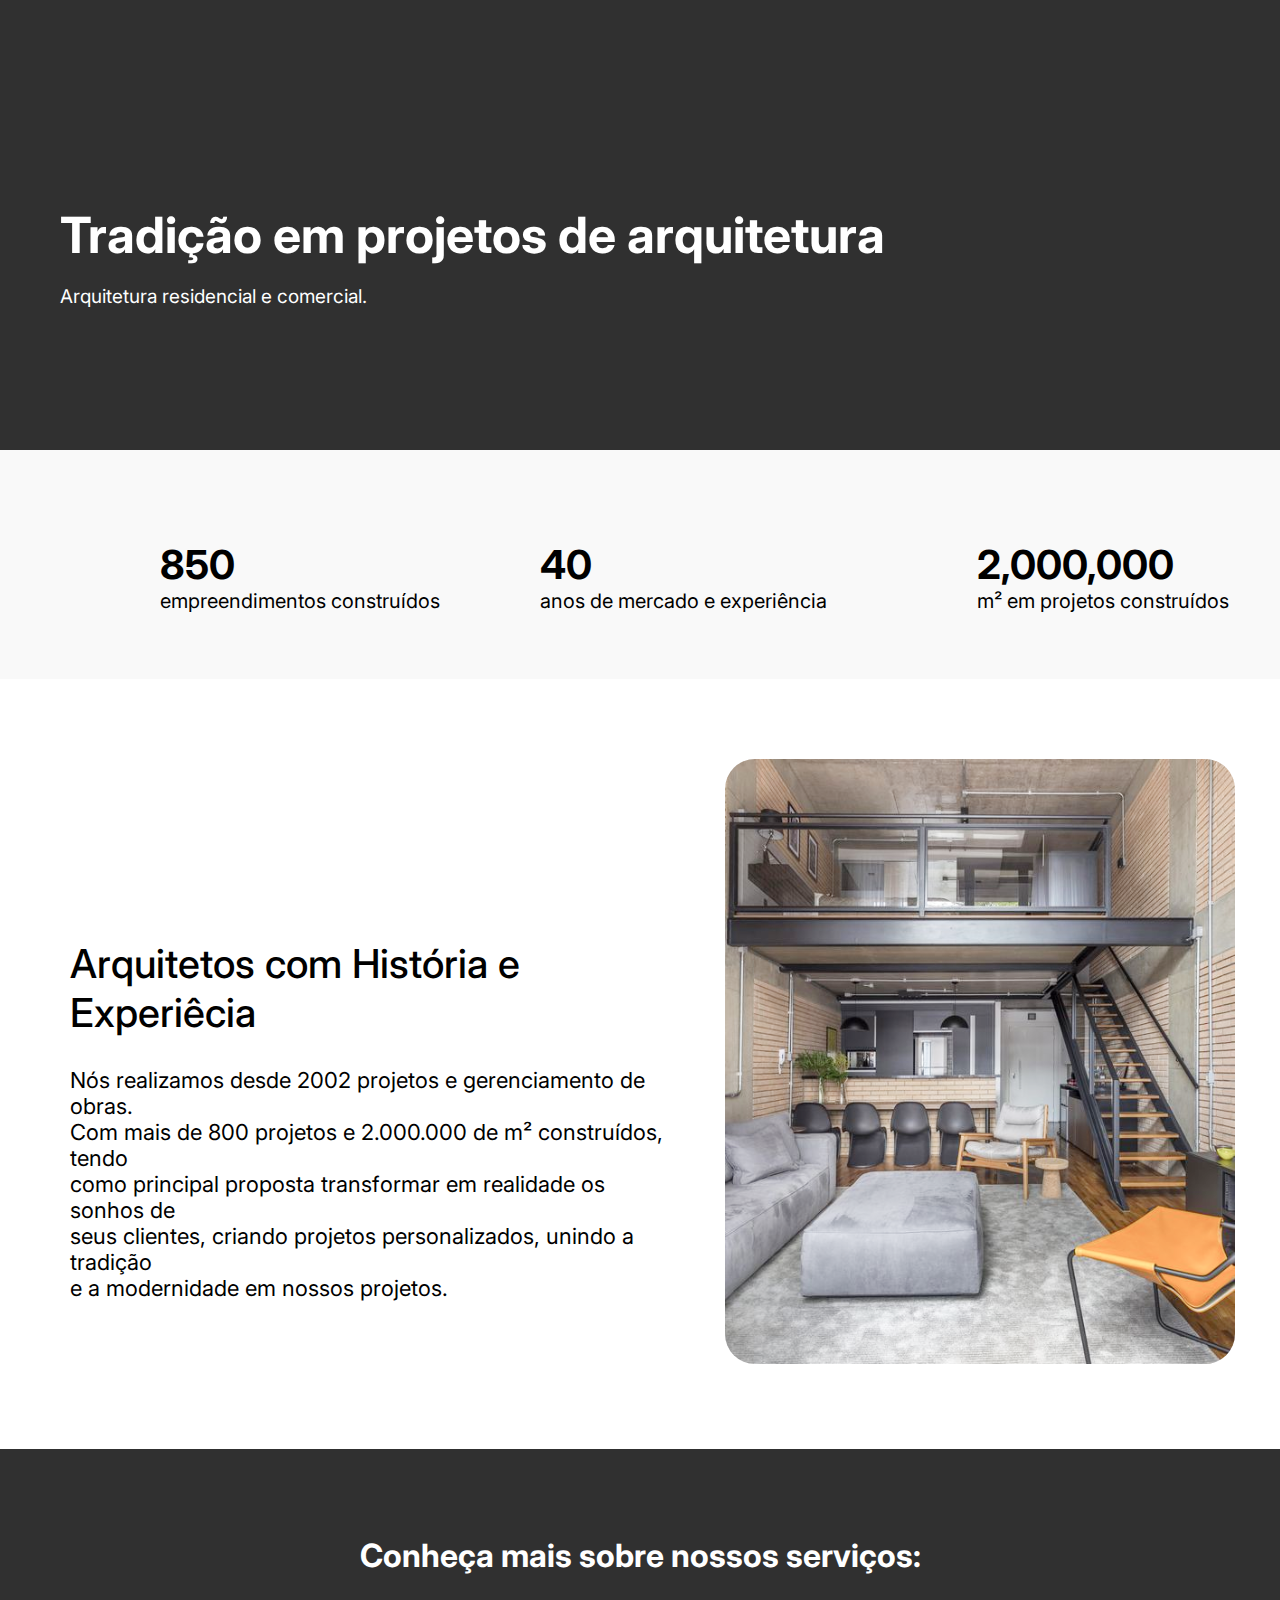
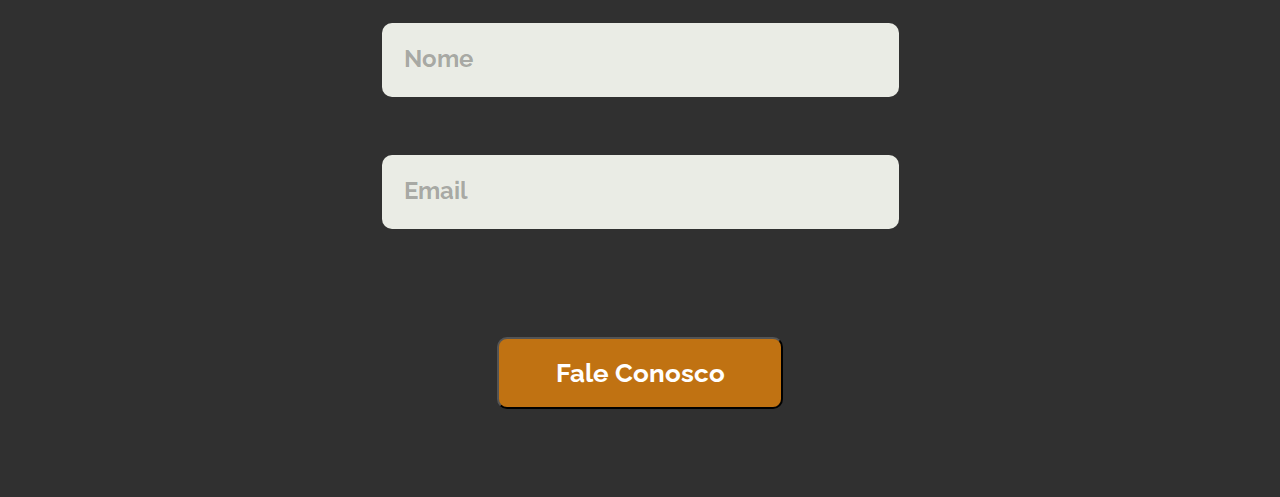
<file: index.html>
<!DOCTYPE html>
<html lang="en">
<head>
    <meta charset="UTF-8">
    <meta name="viewport" content="width=device-width, initial-scale=1.0">
    <!-- links a serem usados no site -->
    <link rel="stylesheet" href="pastapai/style.css">
    <link rel="preconnect" href="https://fonts.googleapis.com">
    <link rel="preconnect" href="https://fonts.gstatic.com" crossorigin>
    <link rel="preconnect" href="https://fonts.googleapis.com">
    <link rel="preconnect" href="https://fonts.gstatic.com" crossorigin>
    <link rel="preconnect" href="https://fonts.googleapis.com">
    <link rel="preconnect" href="https://fonts.gstatic.com" crossorigin>
    <link href="https://fonts.googleapis.com/css2?family=Raleway:ital,wght@0,200;0,700;1,700&display=swap" rel="stylesheet">
    <link href="https://fonts.googleapis.com/css2?family=Inter:wght@100;200;300;400;500;600;700;800;900&display=swap" rel="stylesheet">
    <title>Laging page-desafio 1</title>
</head>
<body>
    <!-- titulo da lading page -->
    <div id="cordefundo">
        <h1 id="titulo-ladingpage"> Tradição em projetos de arquitetura </h1>
        <p id="decricao">Arquitetura residencial e comercial.</p>
    </div>
    <!-- experiencias da empresa -->
    <div id="alinhamento-experiencias">
        <h1 id="numero850">850 <br>
            <p class="decrição">empreendimentos construídos</p>
        </h1>
        <h1 id="numero40">40<br>
            <p class="decrição">anos de mercado e experiência </p>
        </h1>
        <h1 id="numero2M">2,000,000<br>
            <p class="decrição">m² em projetos construídos</p>
        </h1>
    </div>
    <!-- historia da empresa -->
    <div id="tamanhodiv">
        <div>
            <h1 id="tituloaquitetos">Arquitetos com História e Experiêcia</h1>
            <p id="descriçãoarquitetura">Nós realizamos desde 2002 projetos e gerenciamento de obras.<br>
                Com mais de 800 projetos e 2.000.000 de m² construídos, tendo<br>
                como principal proposta transformar em realidade os sonhos de<br>
                seus clientes, criando projetos personalizados, unindo a tradição<br>
                e a modernidade em nossos projetos.</p>
        </div>
        <div >
            <img id="divimagem" src="pastapai/fotos/fotosala.svg" alt="" >
        </div>
    </div>
    <!-- parte de comunicação com o cliente -->
    <div id="divcomunicação">
        <form action="https://api.sheetmonkey.io/form/mSAKoNXSKUERM19ZMobGvw" method="POST" onsubmit="return validarFormulario()">
            <h1 id="tituloparte4">Conheça mais sobre nossos serviços:</h1>
            <input type="text" id="inputname" placeholder="Nome" name="Name" required><br>
            <input type="text" id="inputemail" placeholder="Email" name="Email" required><br>
            <span id="emailError" style="color: red;"></span><br> <!-- Adicionei o elemento para a mensagem de erro -->
            <input type="hidden" name="Created" value="x-sheetmonkey-current-date-time" />
            <button type="submit">Fale Conosco</button>
            
        <script src="pastapai/index.js"></script>
        </form>
    </div>
</body>
</html>
</file>
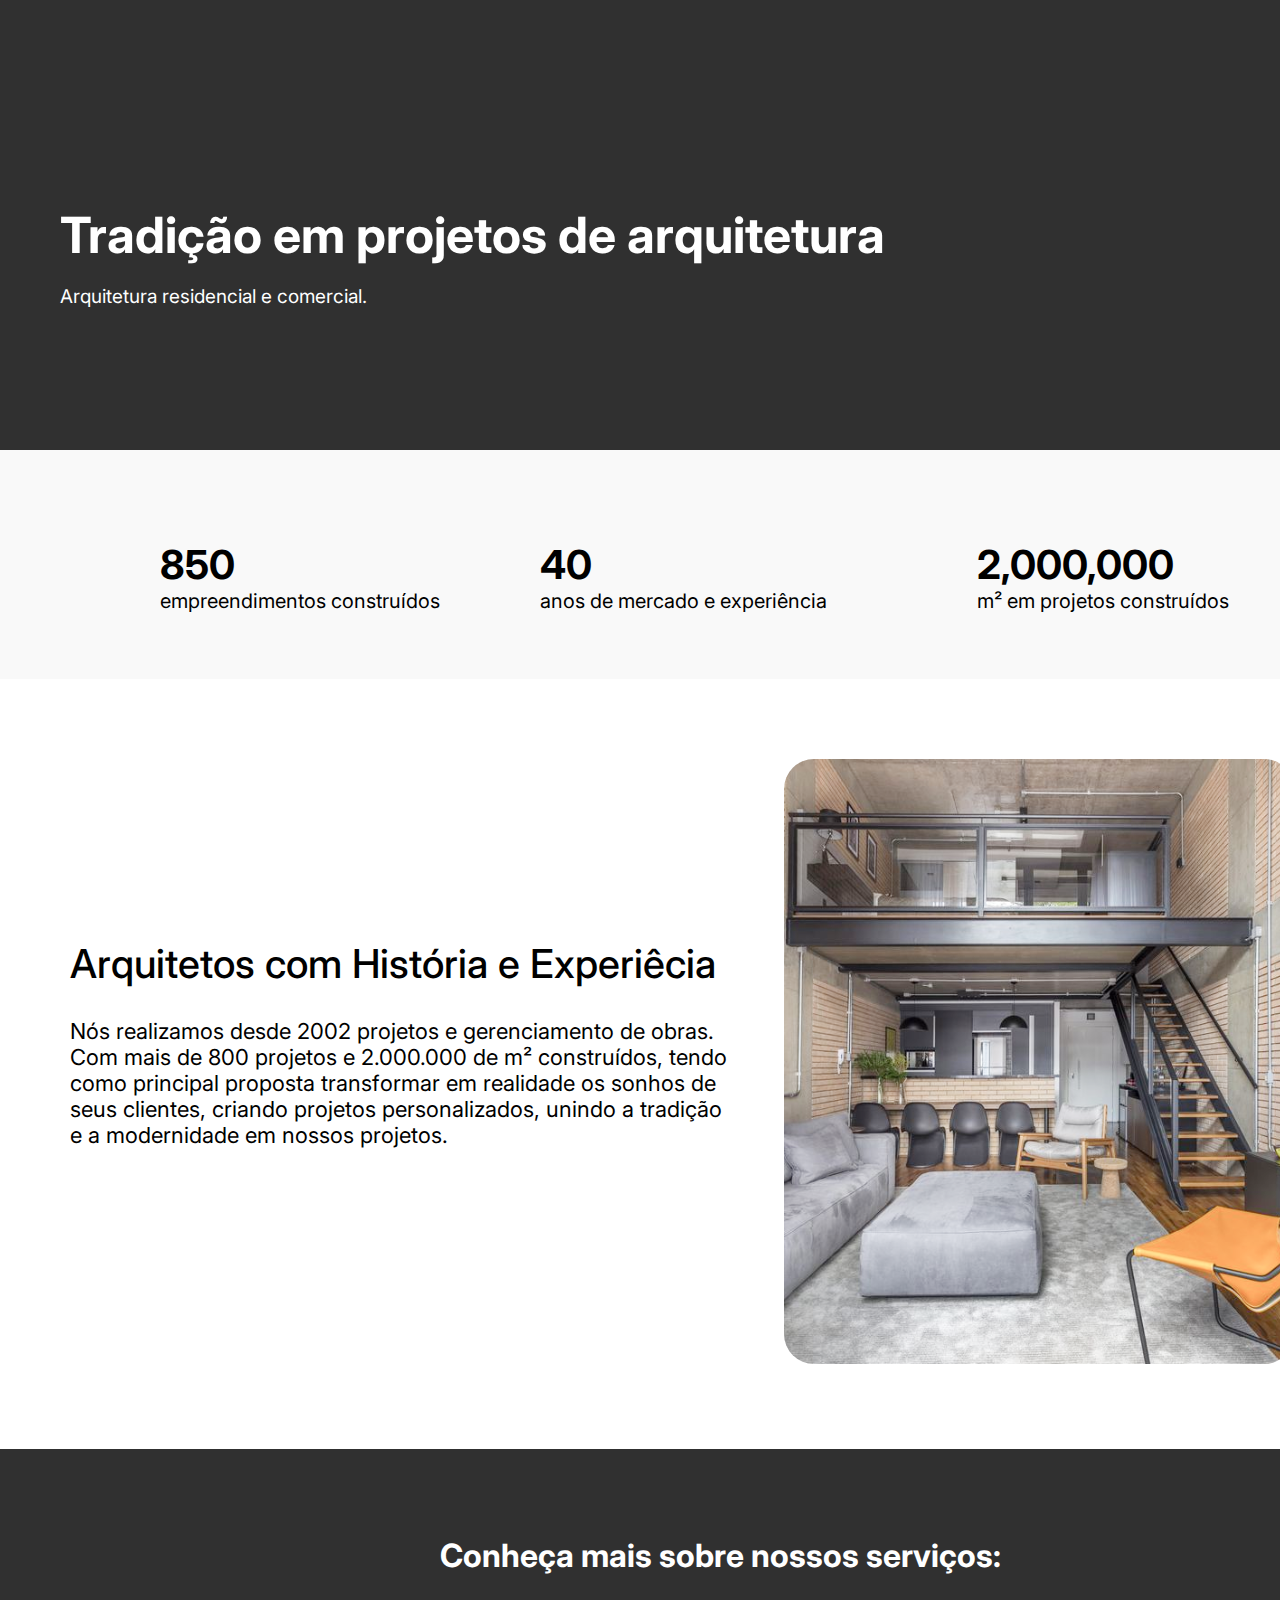
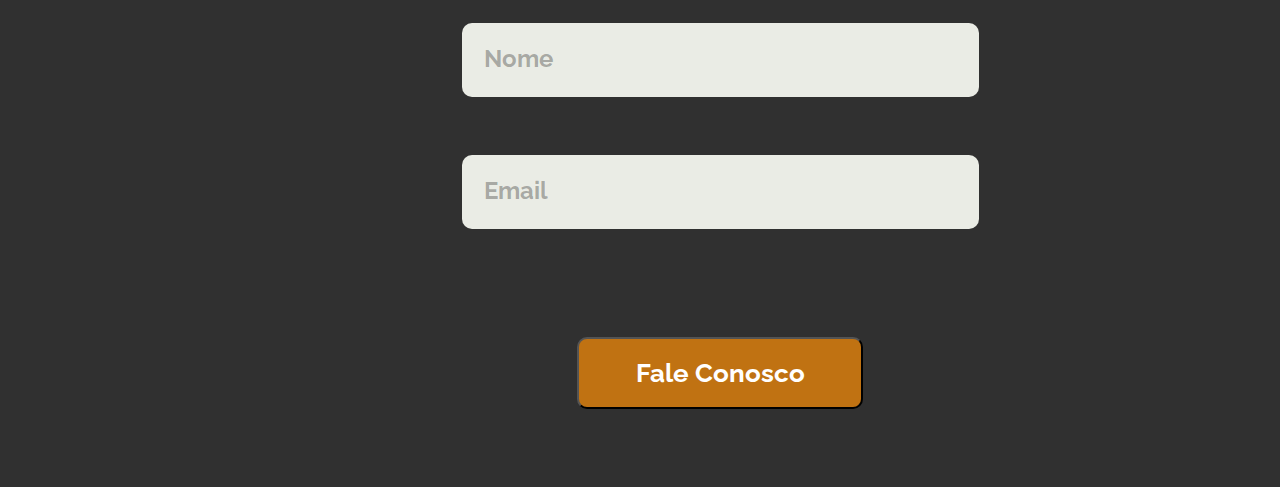
<file: lading-page arquitetura/page.html>
<!DOCTYPE html>
<html lang="pt-br">
<head>
    <meta charset="UTF-8">
    <meta name="viewport" content="width=device-width, initial-scale=1.0">
    <!-- links a serem usados no site -->
    <link rel="stylesheet" href="css/style.css">
    <link rel="preconnect" href="https://fonts.googleapis.com">
    <link rel="preconnect" href="https://fonts.gstatic.com" crossorigin>
    <link rel="preconnect" href="https://fonts.googleapis.com">
    <link rel="preconnect" href="https://fonts.gstatic.com" crossorigin>
    <link rel="preconnect" href="https://fonts.googleapis.com">
    <link rel="preconnect" href="https://fonts.gstatic.com" crossorigin>
    <link href="https://fonts.googleapis.com/css2?family=Raleway:ital,wght@0,200;0,700;1,700&display=swap" rel="stylesheet">
    <link href="https://fonts.googleapis.com/css2?family=Inter:wght@100;200;300;400;500;600;700;800;900&display=swap" rel="stylesheet">
    <title>Laging page-desafio 1</title>
</head>
<body>
    <!-- titulo da lading page -->
    <div id="cordefundo">
        <h1 id="titulo-ladingpage"> Tradição em projetos de arquitetura </h1>
        <p id="decricao">Arquitetura residencial e comercial.</p>
    </div>
    <!-- experiencias da empresa -->
    <div id="alinhamento-experiencias">
        <h1 id="numero850">850 <br>
            <p class="decrição">empreendimentos construídos</p>
        </h1>
        <h1 id="numero40">40<br>
            <p class="decrição">anos de mercado e experiência </p>
        </h1>
        <h1 id="numero2M">2,000,000<br>
            <p class="decrição">m² em projetos construídos</p>
        </h1>
    </div>
    <!-- historia da empresa -->
    <div id="tamanhodiv">
        <div>
            <h1 id="tituloaquitetos">Arquitetos com História e Experiêcia</h1>
            <p id="descriçãoarquitetura">Nós realizamos desde 2002 projetos e gerenciamento de obras.<br>
                Com mais de 800 projetos e 2.000.000 de m² construídos, tendo<br>
                como principal proposta transformar em realidade os sonhos de<br>
                seus clientes, criando projetos personalizados, unindo a tradição<br>
                e a modernidade em nossos projetos.</p>
        </div>
        <div >
            <img id="divimagem" src="imagens/fotosala.svg" alt="" >
        </div>
    </div>
    <!-- parte de comunicação com o cliente -->
    <div id="divcomunicação">
        <form action="https://api.sheetmonkey.io/form/mSAKoNXSKUERM19ZMobGvw" method="POST" onsubmit="return validarFormulario()">
            <h1 id="tituloparte4">Conheça mais sobre nossos serviços:</h1>
            <input type="text" id="inputname" placeholder="Nome" name="Name" required><br>
            <input type="text" id="inputemail" placeholder="Email" name="Email" required><br>
            <span id="emailError" style="color: red;"></span><br> <!-- Adicionei o elemento para a mensagem de erro -->
            <input type="hidden" name="Created" value="x-sheetmonkey-current-date-time" />
            <button type="submit">Fale Conosco</button>
            
        <script src="javascript/index.js"></script>
        </form>
    </div>
</body>
</html>
</file>
<file: pastapai/style.css>
*{
    margin: 0px;
    font-family: 'inter';
}
/* css da 1° parte da pagina titulo da pagina */
#cordefundo{
    background-color:#303030 ;
    height: 450px;
    flex-shrink: 0;
}

#titulo-ladingpage{
    font-family: "inter";
    font-size: 50px;
    color: white;
    padding-left: 60px;
    padding-top: 205px;
    padding-right: 354px;
    padding-bottom: 20px;
    font-style: normal;
}

#decricao{
    font-family: "inter";
    font-size: 19px;
    color: white;
    padding-left: 60px;
    padding: bottom 145px; ;
}
/* --------------------------------------------------------- */
/* css da 2° parte que mostra as experiencias da empresa */
#alinhamento-experiencias{
    display: flex;
    height: 229px;
    flex-shrink: 0;
    background-color: #F9F9F9;
}

.numeros{
    color: #000;
    font-family: "Inter";
    font-size: 40px;
    font-style: normal;
    padding-top: 70px;
    padding-left: 250px;
    
}
#numero850{
    color: #000;
    font-family: "Inter";
    font-size: 40px;
    font-style: normal;
    padding-top: 90px;
    padding-left: 160px;
    padding-bottom: 67;
}


#numero40{
    color: #000;
    font-family: "Inter";
    font-size: 40px;
    font-style: normal;
    padding-top: 90px;
    padding-left: 100px;
    padding-bottom: 67;
}


#numero2M{
    color: #000;
    font-family: "Inter";
    font-size: 40px;
    font-style: normal;
    padding-top: 90px;
    padding-left: 150px;
    padding-right: 64;
    padding-bottom: 67;
}
.decrição{
    font-size: 20px;
    font-family: 'inter';
    font-weight: normal;
}
/* --------------------------------------------------------- */
/* css da 3° parte a historia da arquitetura */
#tamanhodiv{
    height: 770px;
    background-color:#FFFFFF;
    font-family: "Inter";
    grid-column: auto;
    display: grid;
    grid-template-columns: auto;
    display: flex;


}

#tituloaquitetos{
    padding-top: 260px;
    padding-left: 70px;
    font-size: 40px;
    font-family: "inter";
    color:#000 ;
    font-style: normal;
    font-weight: 500;
}

#descriçãoarquitetura{
    color: #000000;
    font-size: 22px;
    padding-left: 70px;
    padding-top: 30px;
    padding-bottom:300px ;
    font-style: normal;
    font-family: "inter";
    flex: 1;
}
#divimagem{
    padding-top: 80px;
    padding-right: 45px;
    padding-bottom: 88px;
    padding-left: 57px;
    

}
/* --------------------------------------------------------- */
/* parte 4° parte de coletar informações do usuario e edição dos input */
#divcomunicação{
    background-color:#303030 ;
    font-family: "inter";
    height: 648px;
    text-align: center;
}

#tituloparte4{
    font-family: "inter";
    font-style: normal;
    font-size: 32px;
    color:#ffffff ;
    text-align: center;
    padding-top: 87px;
    padding-bottom: 48px;
    font-weight: 700;
    
}

#inputname{
    width: 500px;
    height: 72px;
    padding-left: 15px;
    border-radius: 10px;
    border: 0px;
    background-color: #EAECE5;
    font-size: 20px;
    font-family: "inter";
    

}
#inputemail{
    width: 500px;
    height: 72px;
    padding-left: 15px;
    border-radius: 10px;
    border: 0px;
    background-color: #EAECE5;
    font-size: 20px;
    font-family: "inter";
    margin-top: 58px;
}

input::placeholder{
    color: rgba(0, 0, 0, 0.30);
    font-family: "Raleway";
    font-size: 24px;
    font-style: normal;
    font-weight: 700;
    line-height: 30px; 
    padding-left: 7px;
}

button{
    margin-top: 88px;
    margin-bottom: 87px;
    color: #FFF;
    font-family: "Raleway";
    font-size: 26px;
    font-style: normal;
    font-weight: 700;
    line-height: 30px;
    background-color: #C07212;
    border-radius: 10px;
    width: 286px;
    height: 72px;
    cursor: pointer;
}

button:hover{
    background-color: #7c4807;
    color: white;
    transform: translateY(-7px);
    box-shadow: 0px 15px 20px #291700;
    transition-duration: 0.5s;

}

/* --------------------------------------------------------- */
</file>
<file: lading-page arquitetura/css/style.css>
*{
    margin: 0px;
    font-family: 'inter';
}
/* css da 1° parte da pagina titulo da pagina */
#cordefundo{
    background-color:#303030 ;
    width: 1440px;
    height: 450px;
    flex-shrink: 0;
}

#titulo-ladingpage{
    font-family: "inter";
    font-size: 50px;
    color: white;
    padding-left: 60px;
    padding-top: 205px;
    padding-right: 354px;
    padding-bottom: 20px;
    font-style: normal;
}

#decricao{
    font-family: "inter";
    font-size: 19px;
    color: white;
    padding-left: 60px;
    padding: bottom 145px; ;
}
/* --------------------------------------------------------- */
/* css da 2° parte que mostra as experiencias da empresa */
#alinhamento-experiencias{
    display: flex;
    width: 1440px;
    height: 229px;
    flex-shrink: 0;
    background-color: #F9F9F9;
}

.numeros{
    color: #000;
    font-family: "Inter";
    font-size: 40px;
    font-style: normal;
    padding-top: 70px;
    padding-left: 250px;
    
}
#numero850{
    color: #000;
    font-family: "Inter";
    font-size: 40px;
    font-style: normal;
    padding-top: 90px;
    padding-left: 160px;
    padding-bottom: 67;
}


#numero40{
    color: #000;
    font-family: "Inter";
    font-size: 40px;
    font-style: normal;
    padding-top: 90px;
    padding-left: 100px;
    padding-bottom: 67;
}


#numero2M{
    color: #000;
    font-family: "Inter";
    font-size: 40px;
    font-style: normal;
    padding-top: 90px;
    padding-left: 150px;
    padding-right: 64;
    padding-bottom: 67;
}
.decrição{
    font-size: 20px;
    font-family: 'inter';
    font-weight: normal;
}
/* --------------------------------------------------------- */
/* css da 3° parte a historia da arquitetura */
#tamanhodiv{
    width: 1440px;
    height: 770px;
    background-color:#FFFFFF;
    font-family: "Inter";
    grid-column: auto;
    display: grid;
    grid-template-columns: auto;
    display: flex;


}

#tituloaquitetos{
    padding-top: 260px;
    padding-left: 70px;
    font-size: 40px;
    font-family: "inter";
    color:#000 ;
    font-style: normal;
    font-weight: 500;
}

#descriçãoarquitetura{
    color: #000000;
    font-size: 22px;
    padding-left: 70px;
    padding-top: 30px;
    padding-bottom:300px ;
    font-style: normal;
    font-family: "inter";
    flex: 1;
}
#divimagem{
    padding-top: 80px;
    padding-right: 45px;
    padding-bottom: 88px;
    padding-left: 57px;
    

}
/* --------------------------------------------------------- */
/* parte 4° parte de coletar informações do usuario e edição dos input */
#divcomunicação{
    background-color:#303030 ;
    font-family: "inter";
    width: 1440px;
    height: 638px;
    text-align: center;
}

#tituloparte4{
    font-family: "inter";
    font-style: normal;
    font-size: 32px;
    color:#ffffff ;
    text-align: center;
    padding-top: 87px;
    padding-bottom: 48px;
    font-weight: 700;
    
}

#inputname{
    width: 500px;
    height: 72px;
    padding-left: 15px;
    border-radius: 10px;
    border: 0px;
    background-color: #EAECE5;
    font-size: 20px;
    font-family: "inter";
    

}
#inputemail{
    width: 500px;
    height: 72px;
    padding-left: 15px;
    border-radius: 10px;
    border: 0px;
    background-color: #EAECE5;
    font-size: 20px;
    font-family: "inter";
    margin-top: 58px;
}

input::placeholder{
    color: rgba(0, 0, 0, 0.30);
    font-family: "Raleway";
    font-size: 24px;
    font-style: normal;
    font-weight: 700;
    line-height: 30px; 
    padding-left: 7px;
}

button{
    margin-top: 88px;
    margin-bottom: 87px;
    color: #FFF;
    font-family: "Raleway";
    font-size: 26px;
    font-style: normal;
    font-weight: 700;
    line-height: 30px;
    background-color: #C07212;
    border-radius: 10px;
    width: 286px;
    height: 72px;
    cursor: pointer;
}

button:hover{
    background-color: #7c4807;
    color: white;
    transform: translateY(-7px);
    box-shadow: 0px 15px 20px #291700;
    transition-duration: 0.5s;

}

/* --------------------------------------------------------- */
</file>
